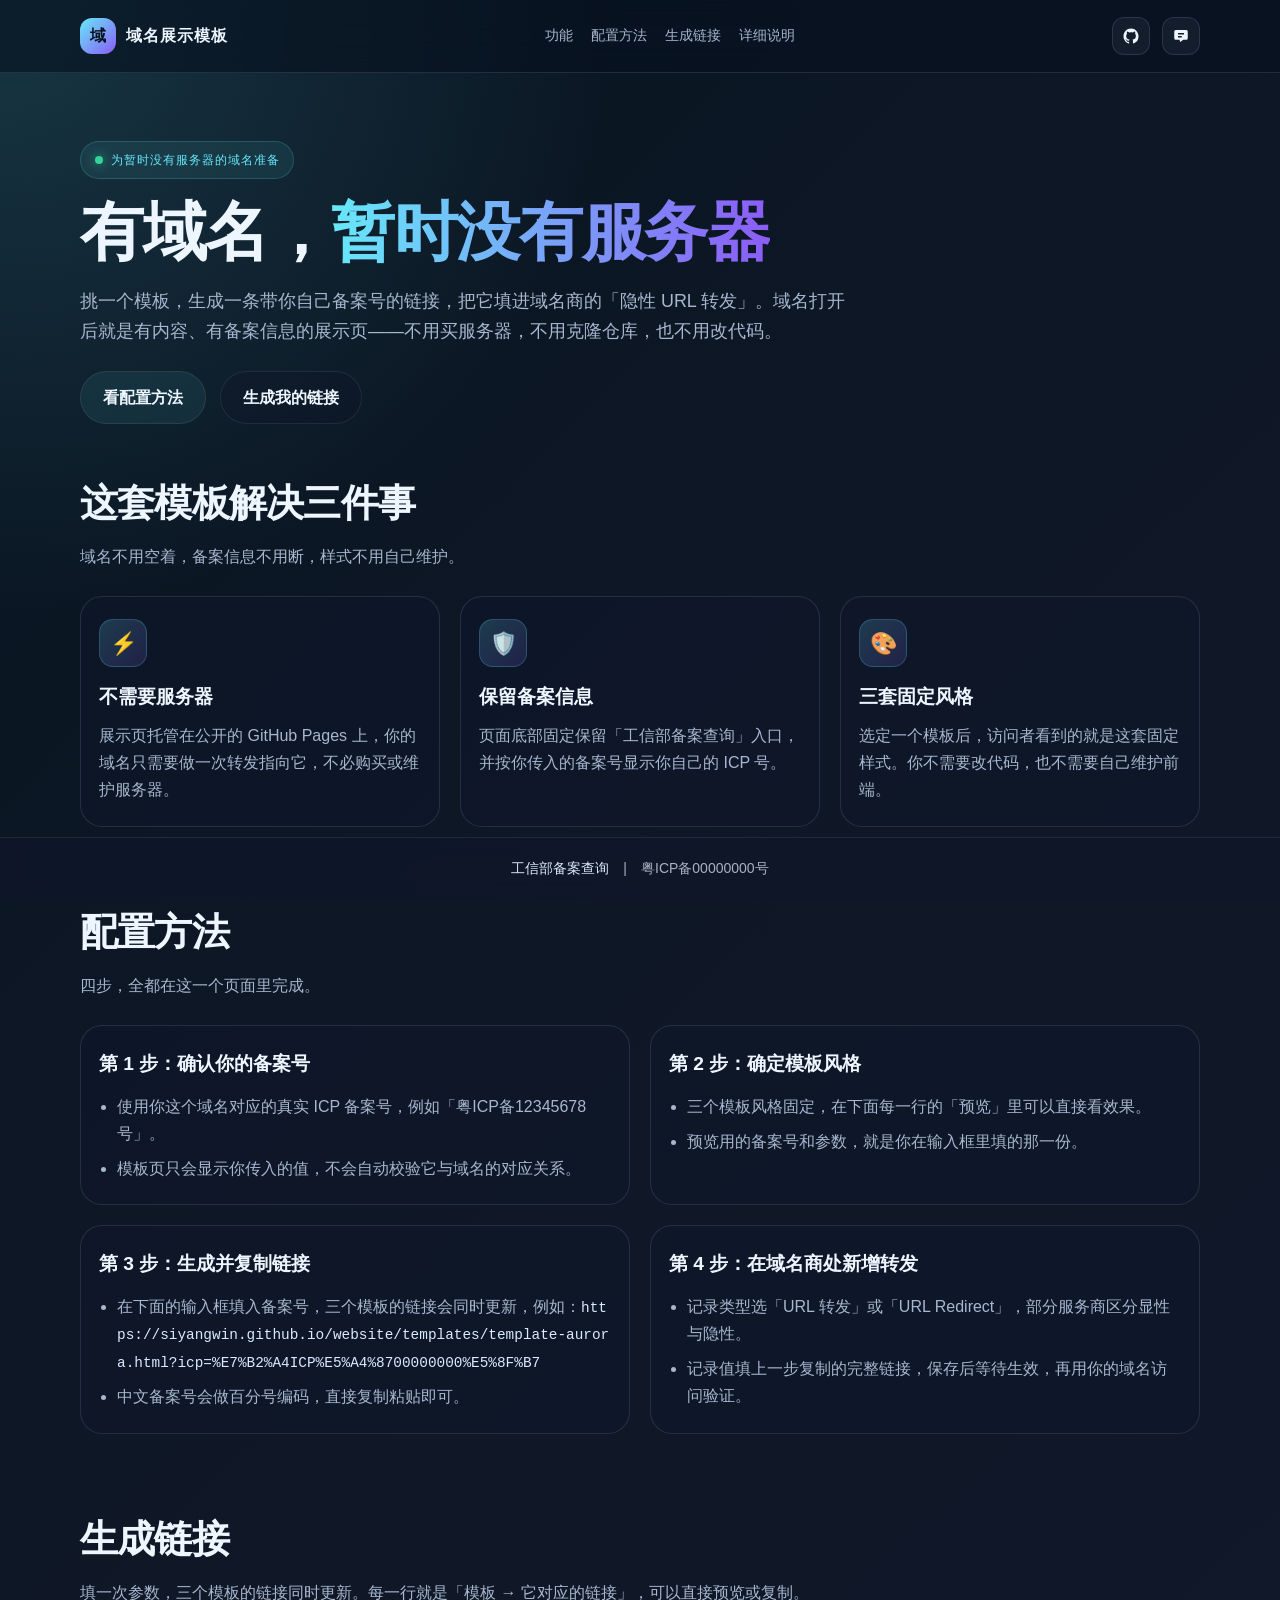
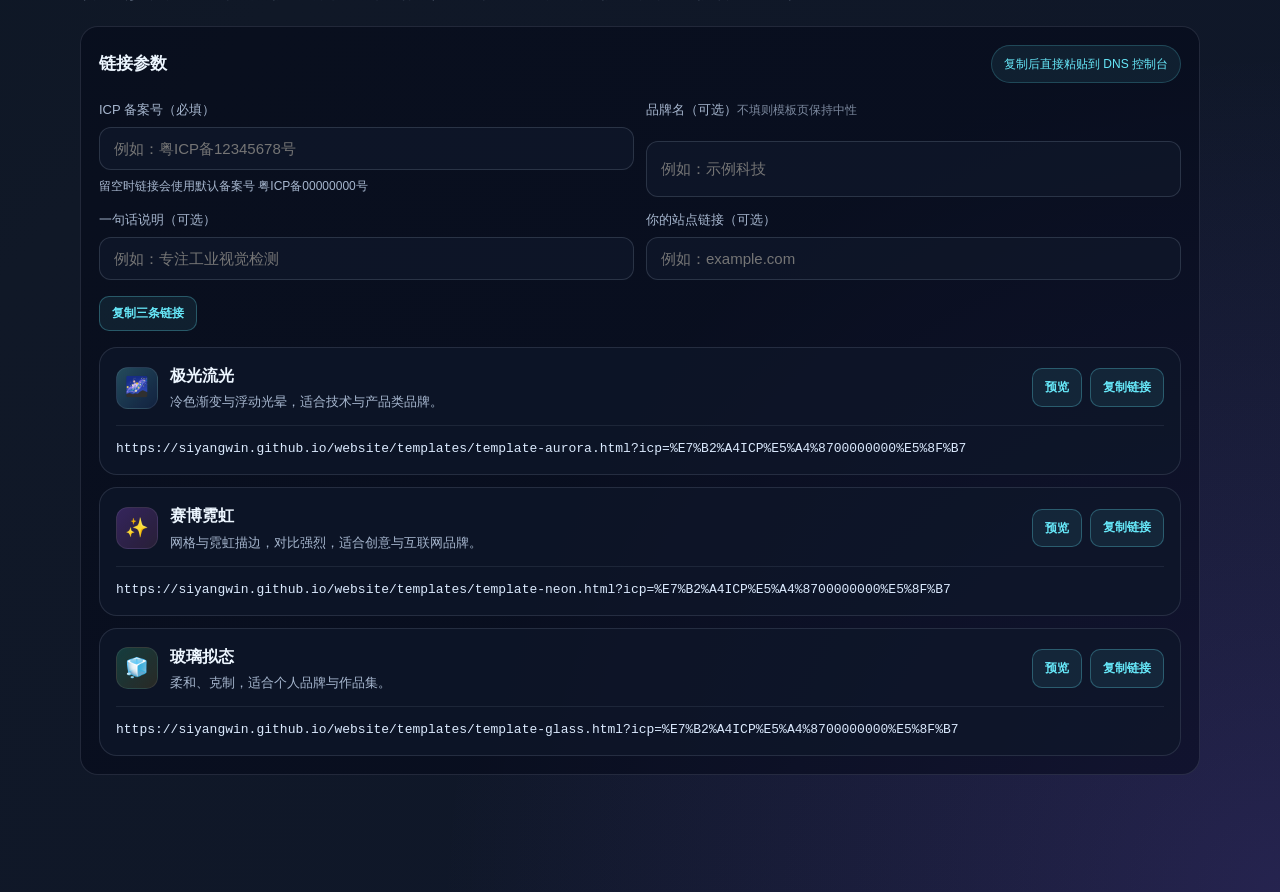
<file: index.html>
<!DOCTYPE html>
<html lang="zh-CN">
<head>
  <meta charset="UTF-8">
  <meta name="viewport" content="width=device-width, initial-scale=1.0">
  <title>正在进入 · 域名展示模板</title>
  <!-- 这是站点根入口，目前直接转到「域名展示模板」板块。
       以后做真正的主页时整份替换这个文件，在这里加指向各板块的按钮，
       并删掉下面的 noindex —— 否则主站不会被搜索引擎收录。 -->
  <meta name="robots" content="noindex">
  <link rel="canonical" href="https://siyangwin.github.io/website/templates/">
  <link rel="icon" href="data:image/svg+xml,%3Csvg xmlns='http://www.w3.org/2000/svg' viewBox='0 0 32 32'%3E%3Crect width='32' height='32' rx='9' fill='%2367e8f9'/%3E%3C/svg%3E">

  <!-- 这段必须放在下面的 meta refresh 之前：刷新有可能先于页面末尾的脚本触发，
       那样备案号就来不及写入缓存。放在 head 里先执行，顺序不能调换。 -->
  <script>
    /* 一、把入口带来的备案号存进本地存储，之后的跳转就不必把它留在 URL 上。
       站点主人的域名是以 ?icp=备案号 这种形式进入这个根地址的。

       注意：ICP_KEY 这个字面量在 templates/assets/site.js 里也有一份（常量 ICP_KEY），
       两处必须完全一致——改一处必须改两处。这里不能引用那个文件，根页是自包含的。 */
    (function () {
      var ICP_KEY = 'website.icp';
      var raw = new URLSearchParams(window.location.search).get('icp') || '';
      var icp = raw.replace(/\s+/g, '');
      if (icp) {
        try {
          window.localStorage.setItem(ICP_KEY, icp);
        } catch (error) {
          /* 隐私模式或禁用存储时会抛异常。忽略即可：页脚会回落到占位号，
             这是「跳转不带参数」换来的既定降级，不能让页面因此出错。 */
        }
      }
    })();

    /* 二、跳转只带锚点，不带查询串：/templates/ 下的页面是站内页面，
       备案号已经通过上面的缓存接力过去，URL 保持干净。
       用 replace 而不是 assign，避免后退键在跳转壳上来回弹。 */
    window.location.replace('templates/' + window.location.hash);
  </script>

  <!-- 没有 JavaScript 时的兜底。刻意给 1 秒延迟，保证正常情况永远是上面的脚本先赢。
       这条路径不会写入缓存，因此页脚会回落占位号。 -->
  <meta http-equiv="refresh" content="1; url=templates/">

  <style>
    * { margin: 0; padding: 0; box-sizing: border-box; }
    body {
      min-height: 100vh;
      display: grid;
      place-items: center;
      align-content: center;
      gap: 14px;
      padding: 24px;
      text-align: center;
      font-family: "Microsoft YaHei", "PingFang SC", sans-serif;
      background:
        radial-gradient(circle at top left, rgba(103, 232, 249, 0.16), transparent 25%),
        radial-gradient(circle at bottom right, rgba(139, 92, 246, 0.18), transparent 30%),
        linear-gradient(135deg, #081521, #101827, #0f172a);
      color: #a7b7cf;
    }
    p { font-size: 15px; line-height: 1.7; }
    a { color: #67e8f9; }
  </style>
</head>
<body>
  <p>正在进入「域名展示模板」…</p>
  <p><a href="templates/">如果没有自动跳转，点这里</a></p>
</body>
</html>
</file>
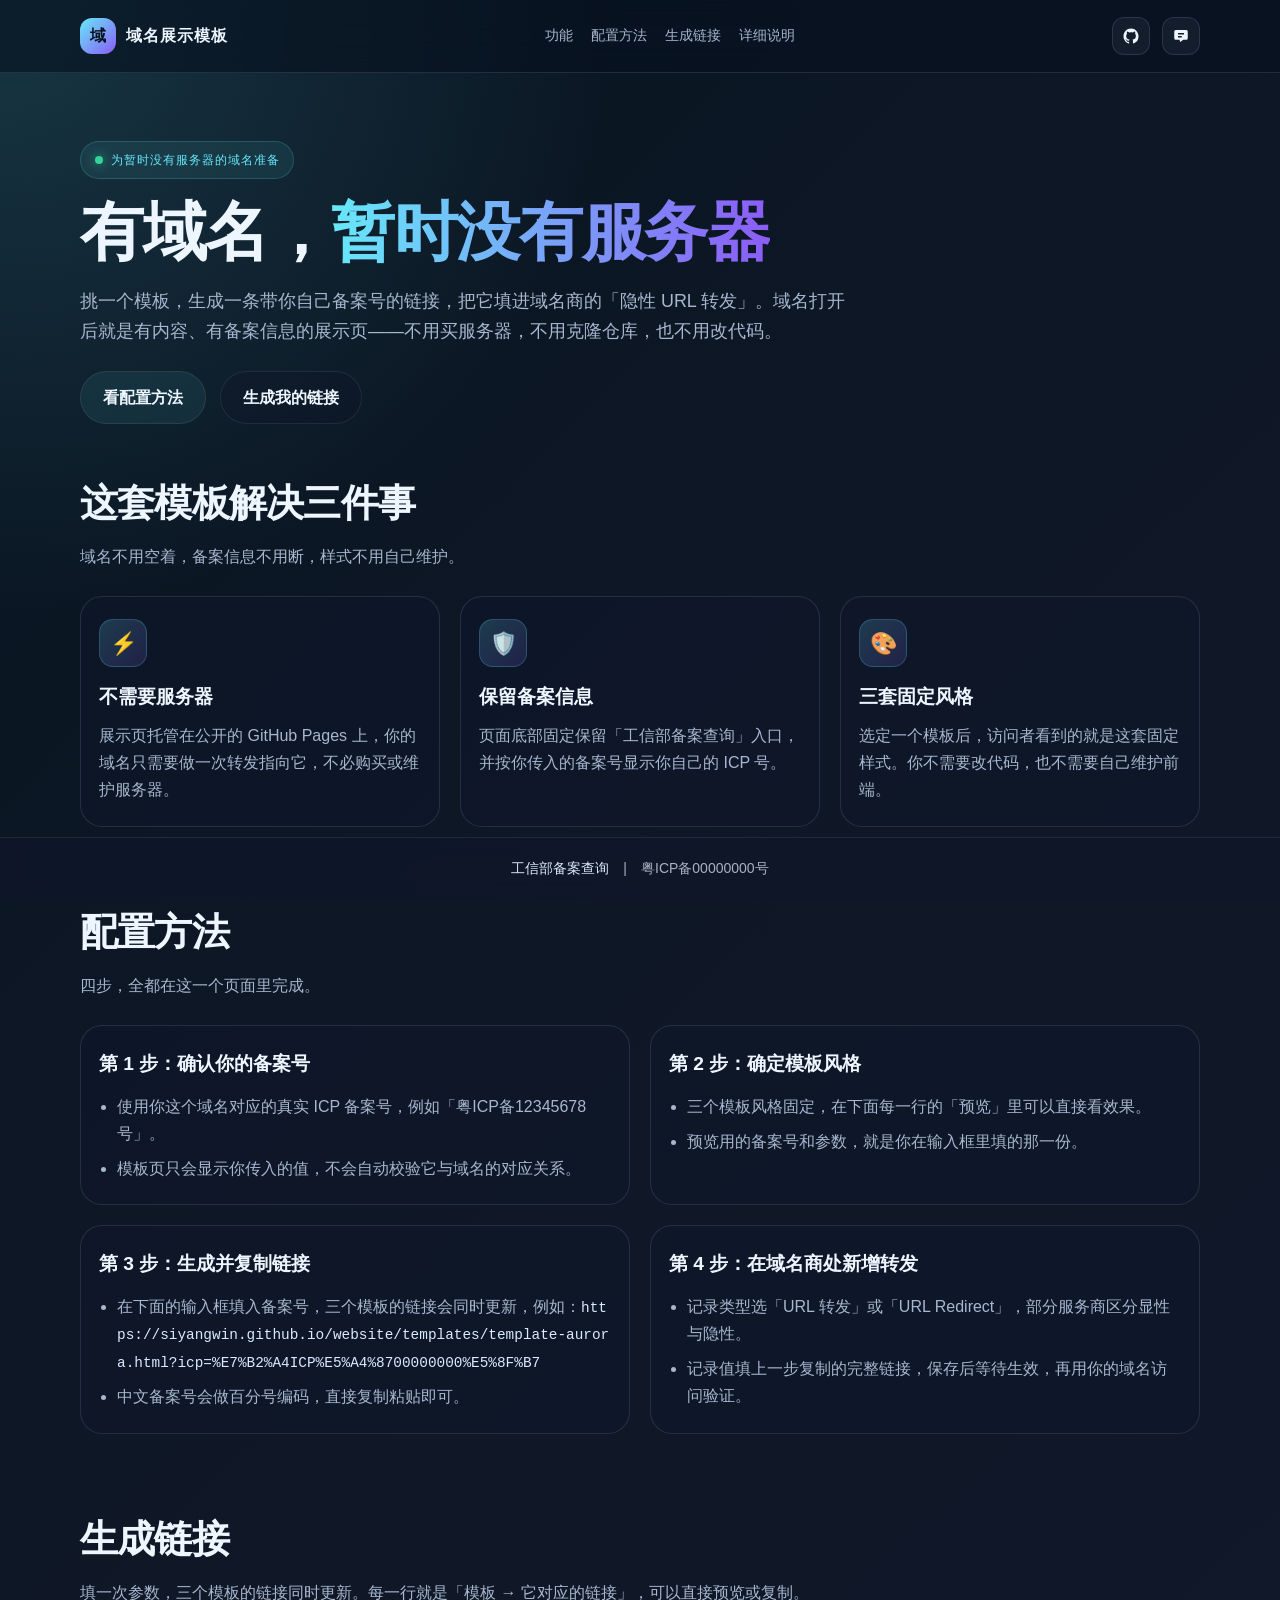
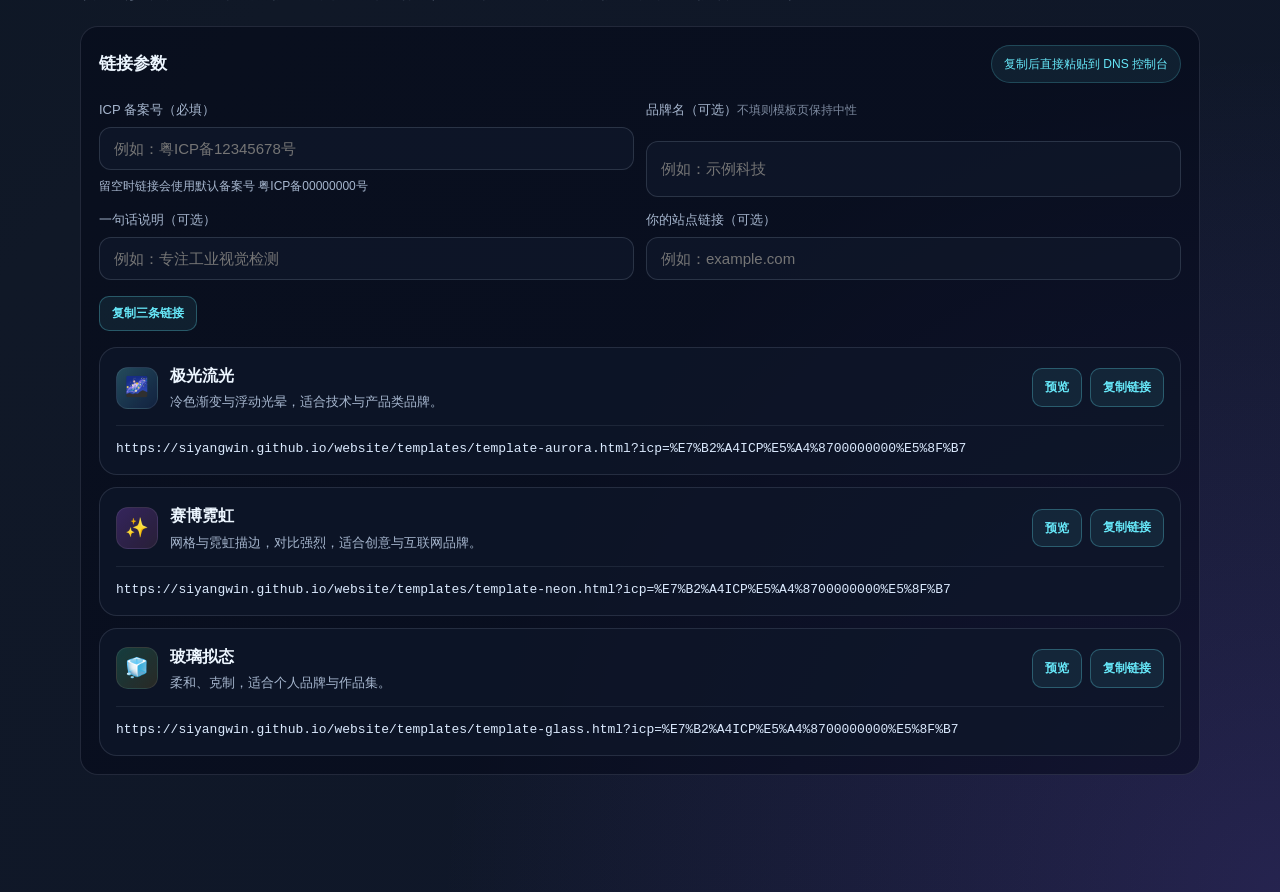
<file: templates/index.html>
<!DOCTYPE html>
<html lang="zh-CN">
<head>
  <meta charset="UTF-8" />
  <meta name="viewport" content="width=device-width, initial-scale=1.0" />
  <title>域名展示页模板 · 隐性转发配置</title>
  <meta name="description" content="为暂时没有服务器的域名提供可直接转发的品牌展示页模板，通过 ?icp= 参数显示你自己的备案号，无需克隆、无需部署。" />
  <meta property="og:type" content="website" />
  <meta property="og:title" content="域名展示页模板" />
  <meta property="og:description" content="选一个模板、生成一条带备案号的链接，填进域名商的隐性 URL 转发即可。" />
  <link rel="icon" href="data:image/svg+xml,%3Csvg xmlns='http://www.w3.org/2000/svg' viewBox='0 0 32 32'%3E%3Crect width='32' height='32' rx='9' fill='%2367e8f9'/%3E%3C/svg%3E" />
  <link rel="stylesheet" href="assets/site.css" />
  <style>
    :root {
      --bg-1: #081521;
      --bg-2: #101827;
      --bg-3: #0f172a;
      --primary: #67e8f9;
      --secondary: #8b5cf6;
      --accent: #34d399;
    }
    /* hero 是单栏排版，正文放宽一点，避免右侧显得空旷 */
    .hero .lead { max-width: 780px; font-size: 1.12rem; }
  </style>
</head>
<body data-page="index">
  <header class="topbar">
    <div class="shell topbar-inner">
      <div class="brand">
        <span class="brand-mark" aria-hidden="true">域</span>
        <span>域名展示模板</span>
      </div>
      <nav class="nav" aria-label="主导航">
        <a href="#features">功能</a>
        <a href="#how">配置方法</a>
        <a href="#templates">生成链接</a>
        <a href="solution.html">详细说明</a>
      </nav>
      <div class="icon-links">
        <a class="icon-button" href="https://github.com/siyangwin" target="_blank" rel="noopener" aria-label="GitHub 主页">
          <svg viewBox="0 0 24 24" aria-hidden="true"><path d="M12 2C6.48 2 2 6.58 2 12.22c0 4.52 2.87 8.35 6.84 9.7.5.1.68-.22.68-.48v-1.7c-2.78.62-3.37-1.34-3.37-1.34-.46-1.2-1.12-1.52-1.12-1.52-.91-.63.07-.62.07-.62 1 .07 1.53 1.05 1.53 1.05.9 1.58 2.36 1.12 2.93.85.09-.67.35-1.12.64-1.38-2.22-.26-4.56-1.14-4.56-5.08 0-1.12.4-2.04 1.05-2.76-.1-.26-.45-1.32.1-2.75 0 0 .86-.28 2.82 1.08A9.66 9.66 0 0 1 12 6.9c.87 0 1.75.12 2.57.35 1.96-1.36 2.81-1.08 2.81-1.08.55 1.43.21 2.49.1 2.75.65.72 1.05 1.64 1.05 2.76 0 3.95-2.35 4.81-4.58 5.06.36.32.67.94.67 1.9v2.8c0 .27.18.59.69.49A10.23 10.23 0 0 0 22 12.22C22 6.58 17.52 2 12 2z"/></svg>
        </a>
        <a class="icon-button" href="https://github.com/siyangwin/website/issues" target="_blank" rel="noopener" aria-label="问题反馈" title="问题反馈">
          <svg viewBox="0 0 24 24" aria-hidden="true"><path fill-rule="evenodd" clip-rule="evenodd" d="M5 4h14a2 2 0 0 1 2 2v9a2 2 0 0 1-2 2h-4l-4 3-1-3H5a2 2 0 0 1-2-2V6a2 2 0 0 1 2-2zM8 8h8v2H8V8zm0 4h5v2H8v-2z"/></svg>
        </a>
      </div>
    </div>
  </header>

  <main class="shell">
    <section class="hero">
      <div class="badge">为暂时没有服务器的域名准备</div>
      <h1>有域名，<span class="gradient">暂时没有服务器</span></h1>
      <p class="lead">
        挑一个模板，生成一条带你自己备案号的链接，把它填进域名商的「隐性 URL 转发」。域名打开后就是有内容、有备案信息的展示页——不用买服务器，不用克隆仓库，也不用改代码。
      </p>
      <div class="cta-row">
        <a class="button" href="#how">看配置方法</a>
        <a class="button secondary" href="#templates">生成我的链接</a>
      </div>
    </section>

    <section class="section" id="features">
      <div class="section-head">
        <h2>这套模板解决三件事</h2>
        <p>域名不用空着，备案信息不用断，样式不用自己维护。</p>
      </div>
      <div class="info-grid">
        <div class="info-box">
          <div class="icon" aria-hidden="true">⚡</div>
          <h3>不需要服务器</h3>
          <p>展示页托管在公开的 GitHub Pages 上，你的域名只需要做一次转发指向它，不必购买或维护服务器。</p>
        </div>
        <div class="info-box">
          <div class="icon" aria-hidden="true">🛡️</div>
          <h3>保留备案信息</h3>
          <p>页面底部固定保留「工信部备案查询」入口，并按你传入的备案号显示你自己的 ICP 号。</p>
        </div>
        <div class="info-box">
          <div class="icon" aria-hidden="true">🎨</div>
          <h3>三套固定风格</h3>
          <p>选定一个模板后，访问者看到的就是这套固定样式。你不需要改代码，也不需要自己维护前端。</p>
        </div>
      </div>
    </section>

    <section class="section" id="how">
      <div class="section-head">
        <h2>配置方法</h2>
        <p>四步，全都在这一个页面里完成。</p>
      </div>
      <div class="steps-grid">
        <div class="step-box">
          <h3>第 1 步：确认你的备案号</h3>
          <ul>
            <li>使用你这个域名对应的真实 ICP 备案号，例如「粤ICP备12345678号」。</li>
            <li>模板页只会显示你传入的值，不会自动校验它与域名的对应关系。</li>
          </ul>
        </div>
        <div class="step-box">
          <h3>第 2 步：确定模板风格</h3>
          <ul>
            <li>三个模板风格固定，在下面每一行的「预览」里可以直接看效果。</li>
            <li>预览用的备案号和参数，就是你在输入框里填的那一份。</li>
          </ul>
        </div>
        <div class="step-box">
          <h3>第 3 步：生成并复制链接</h3>
          <ul>
            <li>在下面的输入框填入备案号，三个模板的链接会同时更新，例如：<code data-example="template-aurora.html"></code></li>
            <li>中文备案号会做百分号编码，直接复制粘贴即可。</li>
          </ul>
        </div>
        <div class="step-box">
          <h3>第 4 步：在域名商处新增转发</h3>
          <ul>
            <li>记录类型选「URL 转发」或「URL Redirect」，部分服务商区分显性与隐性。</li>
            <li>记录值填上一步复制的完整链接，保存后等待生效，再用你的域名访问验证。</li>
          </ul>
        </div>
      </div>
    </section>

    <section class="section" id="templates">
      <div class="section-head">
        <h2>生成链接</h2>
        <p>填一次参数，三个模板的链接同时更新。每一行就是「模板 → 它对应的链接」，可以直接预览或复制。</p>
      </div>

      <div class="generator-box" data-generator>
        <div class="generator-head">
          <strong>链接参数</strong>
          <span class="pill">复制后直接粘贴到 DNS 控制台</span>
        </div>

        <div class="field-grid">
          <div class="field">
            <label for="icp-input">ICP 备案号（必填）</label>
            <input id="icp-input" name="icp" type="text" autocomplete="off" placeholder="例如：粤ICP备12345678号" />
            <p class="hint" data-icp-hint hidden>留空时链接会使用默认备案号 粤ICP备00000000号</p>
          </div>

          <div class="field">
            <label for="name-input">品牌名（可选）<span class="field-optional">不填则模板页保持中性</span></label>
            <input id="name-input" name="n" type="text" autocomplete="off" placeholder="例如：示例科技" />
          </div>

          <div class="field">
            <label for="tagline-input">一句话说明（可选）</label>
            <input id="tagline-input" name="s" type="text" autocomplete="off" placeholder="例如：专注工业视觉检测" />
          </div>

          <div class="field">
            <label for="link-input">你的站点链接（可选）</label>
            <input id="link-input" name="l" type="text" autocomplete="off" placeholder="例如：example.com" />
            <p class="hint" data-link-hint hidden>请填裸域名或 http(s) 链接，例如 example.com；不合法时该项不会被写进链接。</p>
          </div>
        </div>

        <div class="generator-actions">
          <button class="copy-btn" id="copy-all-btn" type="button" data-copy="all">复制三条链接</button>
          <span class="copy-status" role="status" aria-live="polite"></span>
        </div>

        <noscript>
          <p class="hint">本页的链接生成需要 JavaScript。你也可以手动拼接：<code>https://siyangwin.github.io/website/templates/template-aurora.html?icp=你的备案号</code></p>
        </noscript>

        <div class="template-list">
          <div class="template-item">
            <div class="template-head">
              <span class="swatch swatch-aurora" aria-hidden="true">🌌</span>
              <div class="template-meta">
                <strong>极光流光</strong>
                <span>冷色渐变与浮动光晕，适合技术与产品类品牌。</span>
              </div>
              <div class="template-actions">
                <a class="copy-btn" data-preview="template-aurora.html" href="template-aurora.html" target="_blank" rel="noopener">预览</a>
                <button class="copy-btn" type="button" data-copy="template-aurora.html">复制链接</button>
              </div>
            </div>
            <code data-file="template-aurora.html"></code>
          </div>

          <div class="template-item">
            <div class="template-head">
              <span class="swatch swatch-neon" aria-hidden="true">✨</span>
              <div class="template-meta">
                <strong>赛博霓虹</strong>
                <span>网格与霓虹描边，对比强烈，适合创意与互联网品牌。</span>
              </div>
              <div class="template-actions">
                <a class="copy-btn" data-preview="template-neon.html" href="template-neon.html" target="_blank" rel="noopener">预览</a>
                <button class="copy-btn" type="button" data-copy="template-neon.html">复制链接</button>
              </div>
            </div>
            <code data-file="template-neon.html"></code>
          </div>

          <div class="template-item">
            <div class="template-head">
              <span class="swatch swatch-glass" aria-hidden="true">🧊</span>
              <div class="template-meta">
                <strong>玻璃拟态</strong>
                <span>柔和、克制，适合个人品牌与作品集。</span>
              </div>
              <div class="template-actions">
                <a class="copy-btn" data-preview="template-glass.html" href="template-glass.html" target="_blank" rel="noopener">预览</a>
                <button class="copy-btn" type="button" data-copy="template-glass.html">复制链接</button>
              </div>
            </div>
            <code data-file="template-glass.html"></code>
          </div>
        </div>
      </div>
    </section>
  </main>

  <div class="footer-space"></div>
  <div class="bottom-bar">
    <div class="bottom-inner">
      <a href="https://beian.miit.gov.cn/" target="_blank" rel="noopener">工信部备案查询</a>
      <span aria-hidden="true">|</span>
      <span data-icp>粤ICP备00000000号</span>
    </div>
  </div>

  <script src="assets/site.js" defer></script>
</body>
</html>
</file>
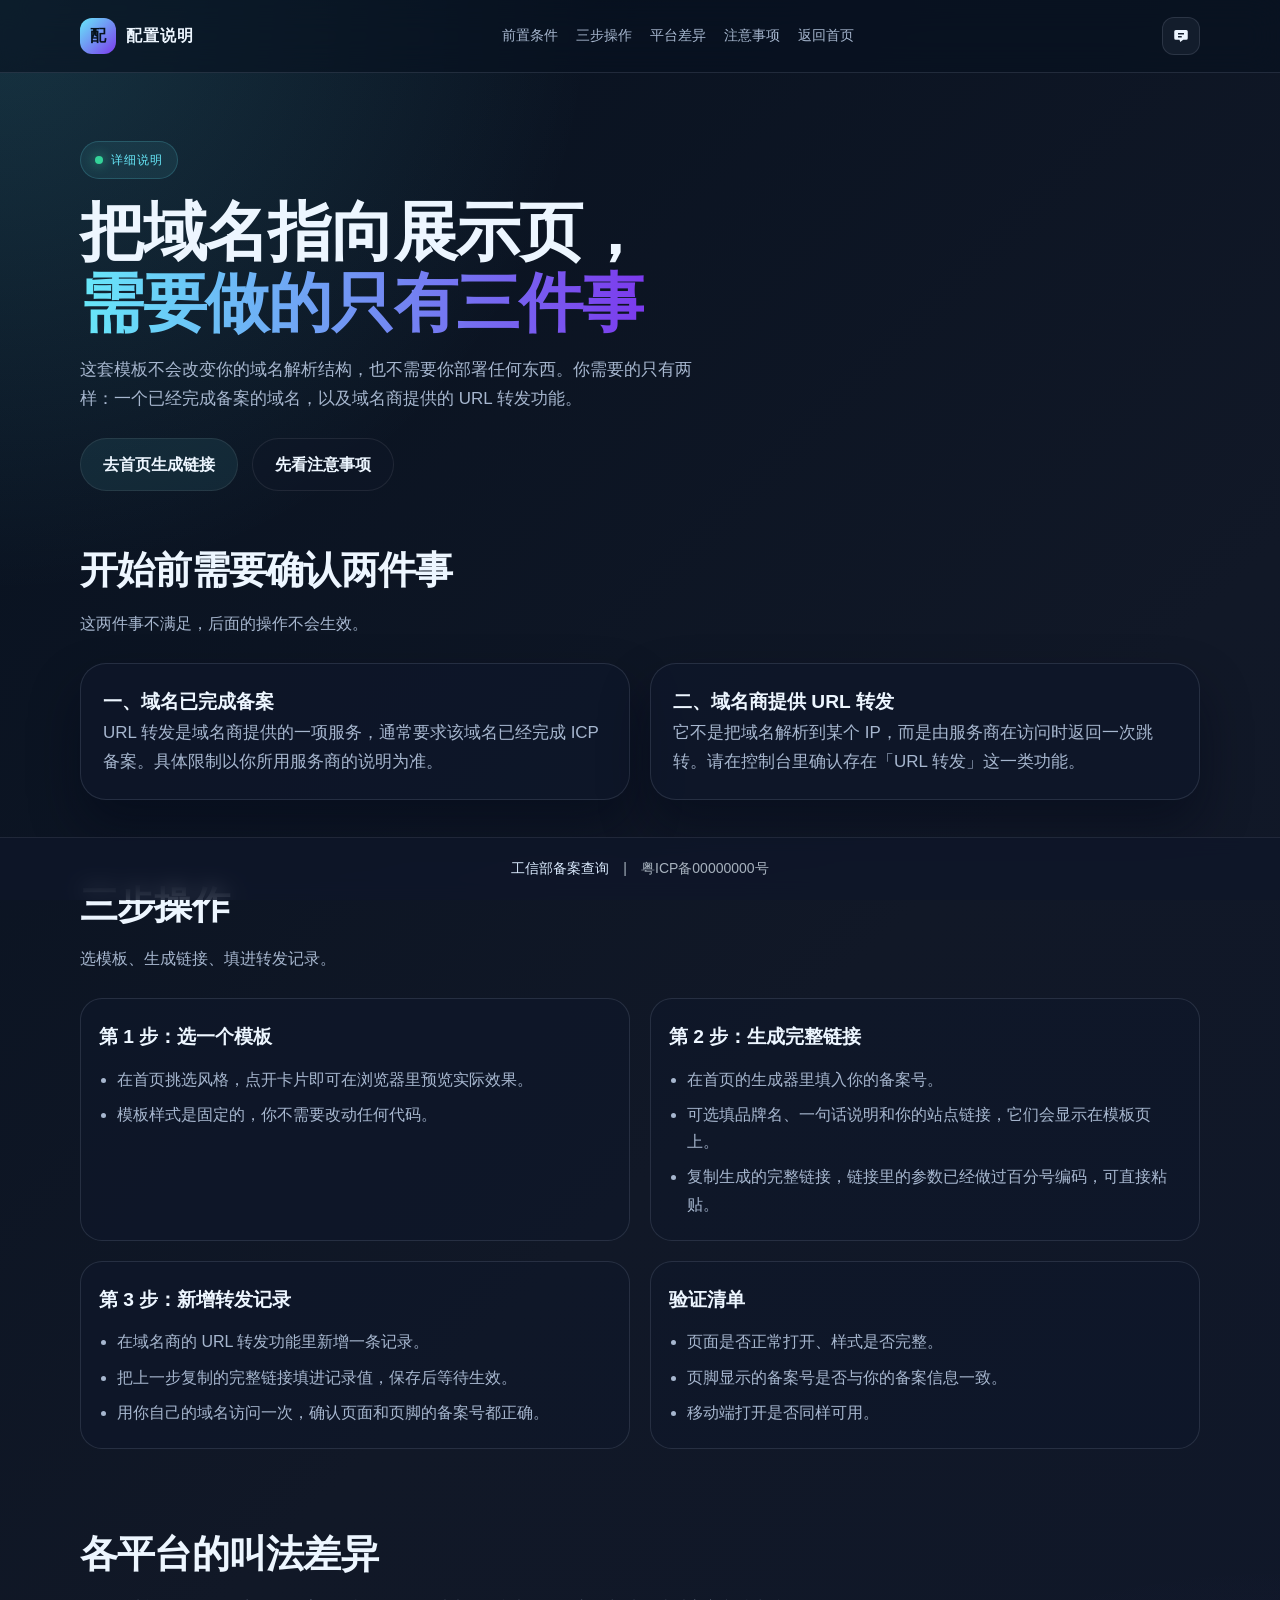
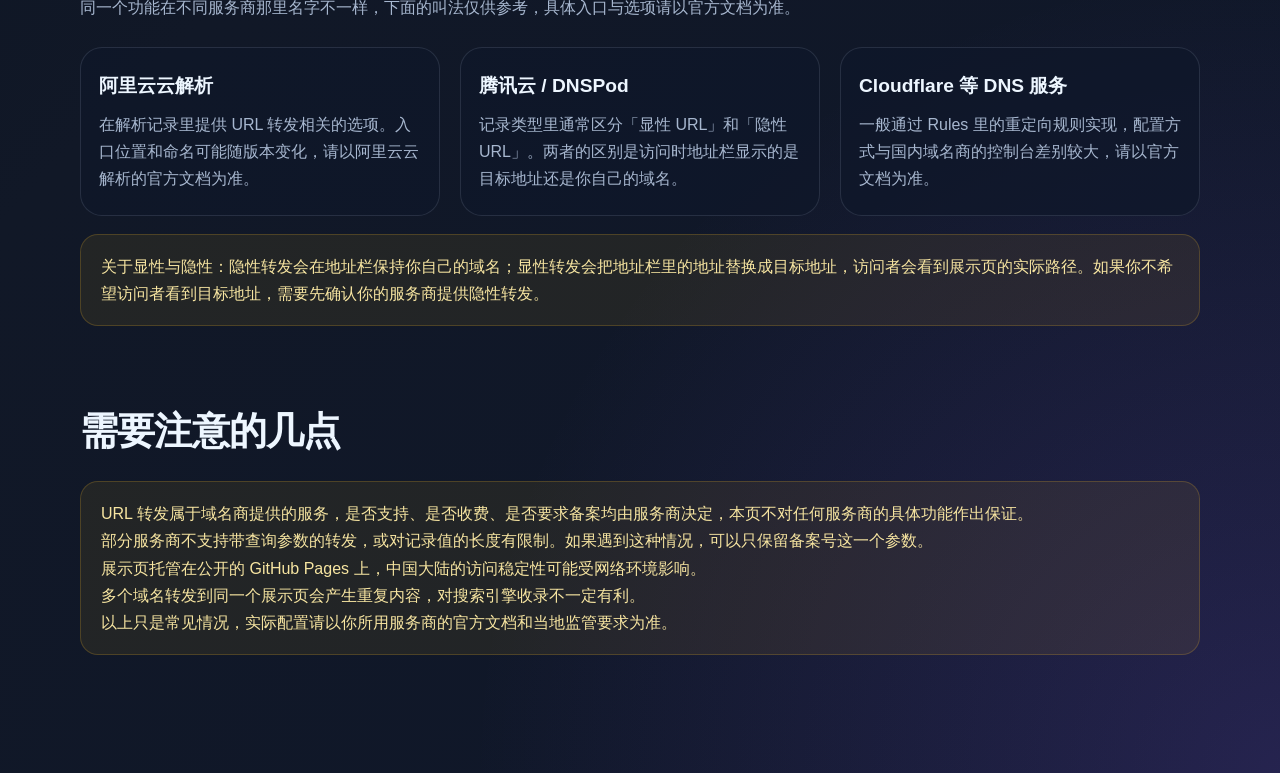
<file: templates/solution.html>
<!DOCTYPE html>
<html lang="zh-CN">
<head>
  <meta charset="UTF-8" />
  <meta name="viewport" content="width=device-width, initial-scale=1.0" />
  <title>配置说明 · 域名隐性转发到展示页</title>
  <meta name="description" content="把域名通过隐性 URL 转发指向展示页的完整配置说明：需要的前置条件、三步操作、各平台叫法差异与注意事项。" />
  <meta property="og:type" content="website" />
  <meta property="og:title" content="配置说明 · 域名隐性转发到展示页" />
  <meta property="og:description" content="配置前的两件必备条件、三步操作、各平台叫法差异与注意事项。" />
  <link rel="icon" href="data:image/svg+xml,%3Csvg xmlns='http://www.w3.org/2000/svg' viewBox='0 0 32 32'%3E%3Crect width='32' height='32' rx='9' fill='%2367e8f9'/%3E%3C/svg%3E" />
  <link rel="stylesheet" href="assets/site.css" />
  <style>
    :root {
      --bg-1: #07111f;
      --bg-2: #111827;
      --bg-3: #0f172a;
      --primary: #67e8f9;
      --secondary: #7c3aed;
      --accent: #34d399;
    }
    .two-grid { display: grid; grid-template-columns: repeat(2, minmax(0, 1fr)); gap: 20px; margin-top: 26px; }
    @media (max-width: 960px) {
      .two-grid { grid-template-columns: 1fr; }
    }
  </style>
</head>
<body data-page="solution">
  <header class="topbar">
    <div class="shell topbar-inner">
      <div class="brand">
        <span class="brand-mark" aria-hidden="true">配</span>
        <span>配置说明</span>
      </div>
      <nav class="nav" aria-label="主导航">
        <a href="#prepare">前置条件</a>
        <a href="#steps">三步操作</a>
        <a href="#platforms">平台差异</a>
        <a href="#note">注意事项</a>
        <a href="index.html">返回首页</a>
      </nav>
      <div class="icon-links">
        <a class="icon-button" href="https://github.com/siyangwin/website/issues" target="_blank" rel="noopener" aria-label="问题反馈" title="问题反馈">
          <svg viewBox="0 0 24 24" aria-hidden="true"><path fill-rule="evenodd" clip-rule="evenodd" d="M5 4h14a2 2 0 0 1 2 2v9a2 2 0 0 1-2 2h-4l-4 3-1-3H5a2 2 0 0 1-2-2V6a2 2 0 0 1 2-2zM8 8h8v2H8V8zm0 4h5v2H8v-2z"/></svg>
        </a>
      </div>
    </div>
  </header>

  <main class="shell">
    <section class="hero">
      <div class="eyebrow">详细说明</div>
      <h1>把域名指向展示页，<span class="gradient">需要做的只有三件事</span></h1>
      <p class="lead">
        这套模板不会改变你的域名解析结构，也不需要你部署任何东西。你需要的只有两样：一个已经完成备案的域名，以及域名商提供的 URL 转发功能。
      </p>
      <div class="cta-row">
        <a class="button" href="index.html">去首页生成链接</a>
        <a class="button secondary" href="#note">先看注意事项</a>
      </div>
    </section>

    <section class="section" id="prepare">
      <div class="section-head">
        <h2>开始前需要确认两件事</h2>
        <p>这两件事不满足，后面的操作不会生效。</p>
      </div>
      <div class="two-grid">
        <div class="card">
          <h3>一、域名已完成备案</h3>
          <p class="lead">URL 转发是域名商提供的一项服务，通常要求该域名已经完成 ICP 备案。具体限制以你所用服务商的说明为准。</p>
        </div>
        <div class="card">
          <h3>二、域名商提供 URL 转发</h3>
          <p class="lead">它不是把域名解析到某个 IP，而是由服务商在访问时返回一次跳转。请在控制台里确认存在「URL 转发」这一类功能。</p>
        </div>
      </div>
    </section>

    <section class="section" id="steps">
      <div class="section-head">
        <h2>三步操作</h2>
        <p>选模板、生成链接、填进转发记录。</p>
      </div>
      <div class="steps-grid">
        <div class="step-box">
          <h3>第 1 步：选一个模板</h3>
          <ul>
            <li>在首页挑选风格，点开卡片即可在浏览器里预览实际效果。</li>
            <li>模板样式是固定的，你不需要改动任何代码。</li>
          </ul>
        </div>
        <div class="step-box">
          <h3>第 2 步：生成完整链接</h3>
          <ul>
            <li>在首页的生成器里填入你的备案号。</li>
            <li>可选填品牌名、一句话说明和你的站点链接，它们会显示在模板页上。</li>
            <li>复制生成的完整链接，链接里的参数已经做过百分号编码，可直接粘贴。</li>
          </ul>
        </div>
        <div class="step-box">
          <h3>第 3 步：新增转发记录</h3>
          <ul>
            <li>在域名商的 URL 转发功能里新增一条记录。</li>
            <li>把上一步复制的完整链接填进记录值，保存后等待生效。</li>
            <li>用你自己的域名访问一次，确认页面和页脚的备案号都正确。</li>
          </ul>
        </div>
        <div class="step-box">
          <h3>验证清单</h3>
          <ul>
            <li>页面是否正常打开、样式是否完整。</li>
            <li>页脚显示的备案号是否与你的备案信息一致。</li>
            <li>移动端打开是否同样可用。</li>
          </ul>
        </div>
      </div>
    </section>

    <section class="section" id="platforms">
      <div class="section-head">
        <h2>各平台的叫法差异</h2>
        <p>同一个功能在不同服务商那里名字不一样，下面的叫法仅供参考，具体入口与选项请以官方文档为准。</p>
      </div>
      <div class="info-grid">
        <div class="info-box">
          <h3>阿里云云解析</h3>
          <p>在解析记录里提供 URL 转发相关的选项。入口位置和命名可能随版本变化，请以阿里云云解析的官方文档为准。</p>
        </div>
        <div class="info-box">
          <h3>腾讯云 / DNSPod</h3>
          <p>记录类型里通常区分「显性 URL」和「隐性 URL」。两者的区别是访问时地址栏显示的是目标地址还是你自己的域名。</p>
        </div>
        <div class="info-box">
          <h3>Cloudflare 等 DNS 服务</h3>
          <p>一般通过 Rules 里的重定向规则实现，配置方式与国内域名商的控制台差别较大，请以官方文档为准。</p>
        </div>
      </div>
      <div class="note">
        关于显性与隐性：隐性转发会在地址栏保持你自己的域名；显性转发会把地址栏里的地址替换成目标地址，访问者会看到展示页的实际路径。如果你不希望访问者看到目标地址，需要先确认你的服务商提供隐性转发。
      </div>
    </section>

    <section class="section" id="note">
      <div class="section-head">
        <h2>需要注意的几点</h2>
      </div>
      <div class="note">
        <p>URL 转发属于域名商提供的服务，是否支持、是否收费、是否要求备案均由服务商决定，本页不对任何服务商的具体功能作出保证。</p>
        <p>部分服务商不支持带查询参数的转发，或对记录值的长度有限制。如果遇到这种情况，可以只保留备案号这一个参数。</p>
        <p>展示页托管在公开的 GitHub Pages 上，中国大陆的访问稳定性可能受网络环境影响。</p>
        <p>多个域名转发到同一个展示页会产生重复内容，对搜索引擎收录不一定有利。</p>
        <p>以上只是常见情况，实际配置请以你所用服务商的官方文档和当地监管要求为准。</p>
      </div>
    </section>
  </main>

  <div class="footer-space"></div>
  <div class="bottom-bar">
    <div class="bottom-inner">
      <a href="https://beian.miit.gov.cn/" target="_blank" rel="noopener">工信部备案查询</a>
      <span aria-hidden="true">|</span>
      <span data-icp>粤ICP备00000000号</span>
    </div>
  </div>

  <script src="assets/site.js" defer></script>
</body>
</html>
</file>
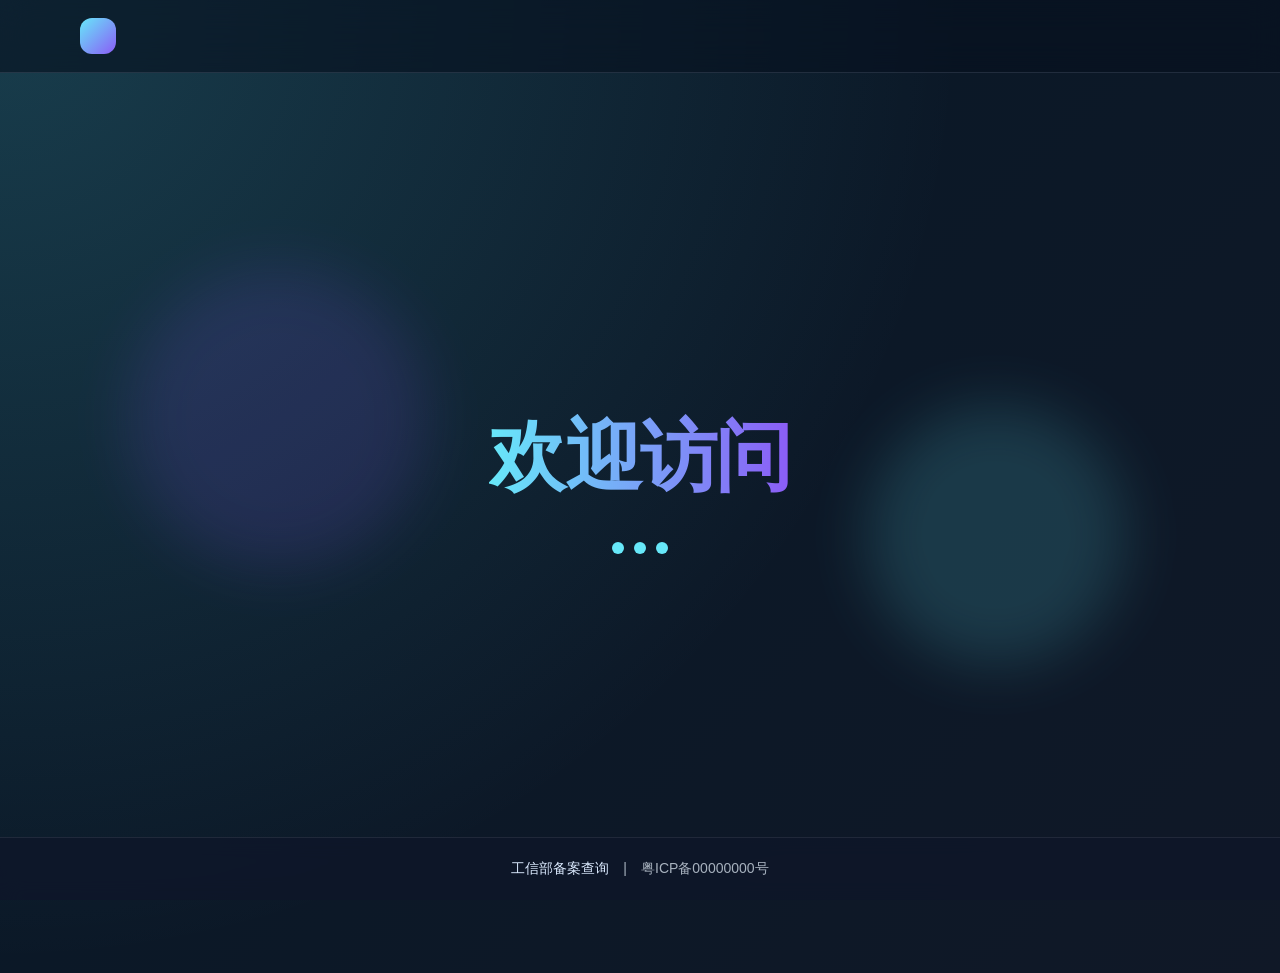
<file: templates/template-aurora.html>
<!DOCTYPE html>
<html lang="zh-CN">
<head>
  <meta charset="UTF-8" />
  <meta name="viewport" content="width=device-width, initial-scale=1.0" />
  <title>欢迎访问</title>
  <meta name="description" content="一个简洁、稳定、可用于长期访问的品牌展示入口。" />
  <meta property="og:type" content="website" />
  <meta property="og:title" content="欢迎访问" />
  <meta property="og:description" content="一个简洁、稳定、可用于长期访问的品牌展示入口。" />
  <link rel="icon" href="data:image/svg+xml,%3Csvg xmlns='http://www.w3.org/2000/svg' viewBox='0 0 32 32'%3E%3Crect width='32' height='32' rx='9' fill='%2367e8f9'/%3E%3C/svg%3E" />
  <link rel="stylesheet" href="assets/site.css" />
  <style>
    :root {
      --bg-1: #071827;
      --bg-2: #101827;
      --bg-3: #0f172a;
      --primary: #67e8f9;
      --secondary: #8b5cf6;
      --accent: #34d399;
    }
    body {
      background:
        radial-gradient(circle at top left, rgba(103, 232, 249, 0.18), transparent 30%),
        radial-gradient(circle at bottom right, rgba(139, 92, 246, 0.18), transparent 35%),
        linear-gradient(135deg, var(--bg-1), var(--bg-2), var(--bg-3));
      background-size: 200% 200%;
      animation: bgDrift 16s ease infinite;
    }
    @keyframes bgDrift {
      0% { background-position: 0% 50%; }
      50% { background-position: 100% 50%; }
      100% { background-position: 0% 50%; }
    }

    .orb { position: absolute; border-radius: 50%; filter: blur(30px); opacity: 0.8; pointer-events: none; }
    .orb.one { width: 260px; height: 260px; background: rgba(103, 232, 249, 0.2); right: 12%; top: 14%; animation: floatA 8s ease-in-out infinite; }
    .orb.two { width: 300px; height: 300px; background: rgba(139, 92, 246, 0.18); left: 10%; bottom: 12%; animation: floatB 10s ease-in-out infinite; }
    @keyframes floatA { 0%, 100% { transform: translate(0, 0); } 50% { transform: translate(12px, -18px); } }
    @keyframes floatB { 0%, 100% { transform: translate(0, 0); } 50% { transform: translate(-14px, 16px); } }

    .title {
      background: linear-gradient(90deg, var(--primary), var(--secondary), #fbbf24, var(--primary));
      background-size: 300%;
      -webkit-background-clip: text; background-clip: text; color: transparent;
      animation: shine 6s linear infinite;
    }

    .feature-box {
      -webkit-backdrop-filter: blur(16px);
      backdrop-filter: blur(16px);
    }

    @media (max-width: 640px) {
      .orb.one, .orb.two { display: none; }
    }
  </style>
</head>
<body data-page="template">
  <header class="topbar">
    <div class="shell topbar-inner">
      <div class="brand">
        <span class="brand-mark" data-brand-mark aria-hidden="true"></span>
        <span data-brand-text hidden></span>
      </div>
    </div>
  </header>

  <main>
    <section class="panel">
      <div class="hero-inner shell">
        <div class="orb one" aria-hidden="true"></div>
        <div class="orb two" aria-hidden="true"></div>
        <h1 class="title" data-brand-title>欢迎访问</h1>
        <p class="sub" data-tagline hidden></p>
        <div class="dots-wrap" aria-hidden="true"><span></span><span></span><span></span></div>
      </div>
    </section>

    <section class="panel" data-link-panel hidden>
      <div class="feature-box">
        <h2><a class="feature-link" data-link rel="noopener">-</a></h2>
      </div>
    </section>
  </main>

  <div class="bottom-bar">
    <div class="bottom-inner shell">
      <a href="https://beian.miit.gov.cn/" target="_blank" rel="noopener">工信部备案查询</a>
      <span aria-hidden="true">|</span>
      <span data-icp>粤ICP备00000000号</span>
    </div>
  </div>

  <script src="assets/site.js" defer></script>
</body>
</html>
</file>
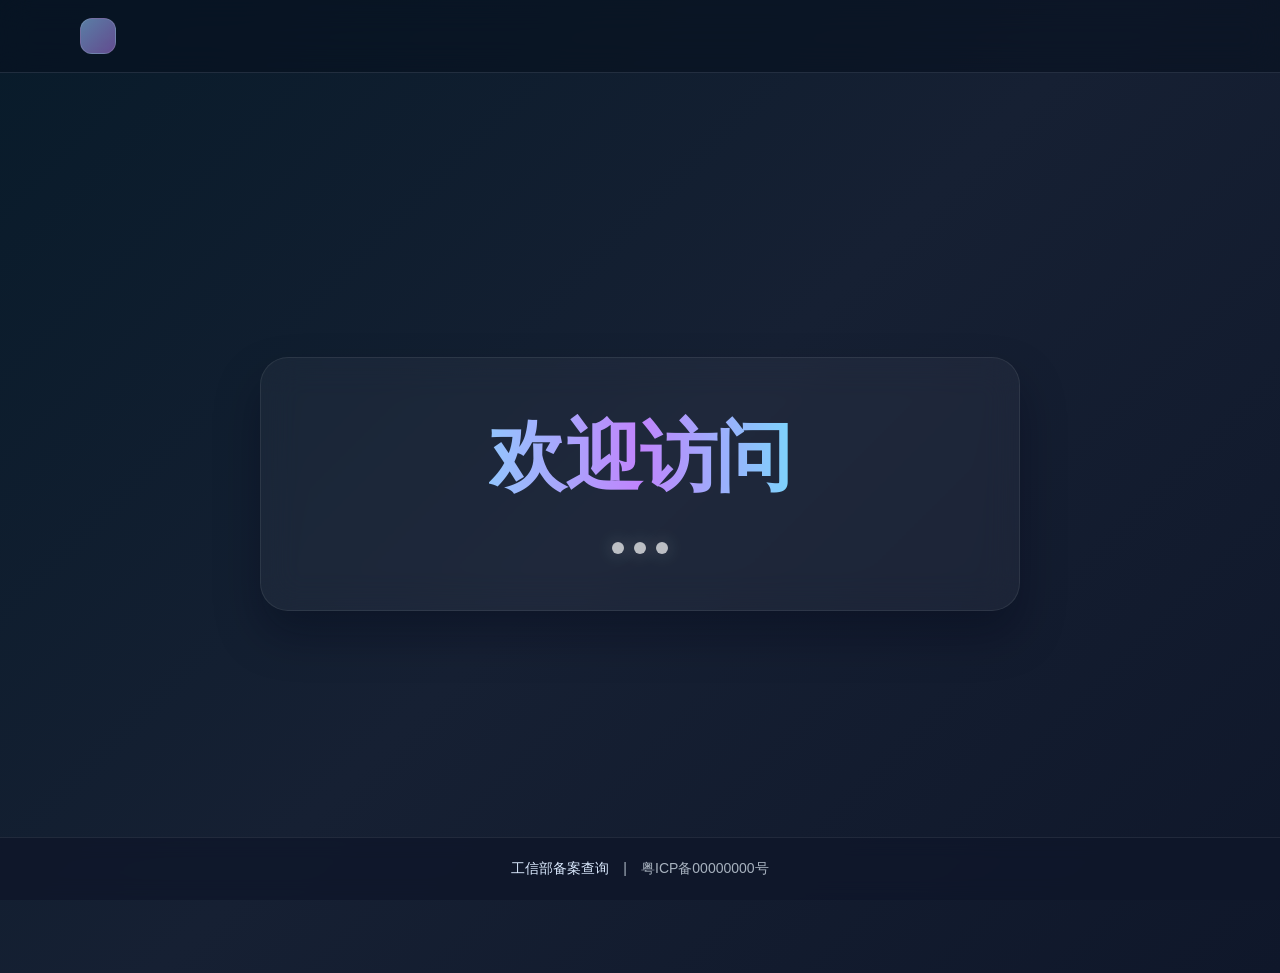
<file: templates/template-glass.html>
<!DOCTYPE html>
<html lang="zh-CN">
<head>
  <meta charset="UTF-8" />
  <meta name="viewport" content="width=device-width, initial-scale=1.0" />
  <title>欢迎访问</title>
  <meta name="description" content="一个简洁、稳定、可用于长期访问的品牌展示入口。" />
  <meta property="og:type" content="website" />
  <meta property="og:title" content="欢迎访问" />
  <meta property="og:description" content="一个简洁、稳定、可用于长期访问的品牌展示入口。" />
  <link rel="icon" href="data:image/svg+xml,%3Csvg xmlns='http://www.w3.org/2000/svg' viewBox='0 0 32 32'%3E%3Crect width='32' height='32' rx='9' fill='%2393c5fd'/%3E%3C/svg%3E" />
  <link rel="stylesheet" href="assets/site.css" />
  <style>
    :root {
      --bg-1: #081b2a;
      --bg-2: #162033;
      --bg-3: #0f172a;
      --muted: #b8c7d9;
      --primary: #93c5fd;
      --secondary: #c084fc;
      --accent: #7dd3fc;
    }
    body {
      background: linear-gradient(135deg, var(--bg-1), var(--bg-2), var(--bg-3));
    }
    .brand-mark { background: linear-gradient(135deg, rgba(147, 197, 253, 0.6), rgba(192, 132, 252, 0.5)); border: 1px solid rgba(255, 255, 255, 0.12); }

    /* 玻璃拟态是这套模板的全部身份，模糊必须带 -webkit- 前缀，否则旧版 Safari 会完全失去效果 */
    .hero-inner {
      width: min(760px, 100%);
      padding: 56px 28px;
      border-radius: 28px;
      background: rgba(255, 255, 255, 0.04);
      border: 1px solid rgba(255, 255, 255, 0.08);
      -webkit-backdrop-filter: blur(18px);
      backdrop-filter: blur(18px);
      box-shadow: 0 24px 44px rgba(2, 6, 23, 0.35);
    }
    .title {
      background: linear-gradient(90deg, var(--primary), var(--secondary), var(--accent));
      -webkit-background-clip: text; background-clip: text; color: transparent;
    }
    .dots-wrap span {
      background: rgba(255, 255, 255, 0.7);
      box-shadow: 0 0 18px rgba(255, 255, 255, 0.25);
      animation-name: glassPulse;
    }
    @keyframes glassPulse {
      0%, 100% { transform: scale(0.9); opacity: 0.5; }
      50% { transform: scale(1); opacity: 1; }
    }
    .feature-box { background: rgba(15, 23, 42, 0.62); }
  </style>
</head>
<body data-page="template">
  <header class="topbar">
    <div class="shell topbar-inner">
      <div class="brand">
        <span class="brand-mark" data-brand-mark aria-hidden="true"></span>
        <span data-brand-text hidden></span>
      </div>
    </div>
  </header>

  <main>
    <section class="panel">
      <div class="hero-inner shell">
        <h1 class="title" data-brand-title>欢迎访问</h1>
        <p class="sub" data-tagline hidden></p>
        <div class="dots-wrap" aria-hidden="true"><span></span><span></span><span></span></div>
      </div>
    </section>

    <section class="panel" data-link-panel hidden>
      <div class="feature-box">
        <h2><a class="feature-link" data-link rel="noopener">-</a></h2>
      </div>
    </section>
  </main>

  <div class="bottom-bar">
    <div class="bottom-inner shell">
      <a href="https://beian.miit.gov.cn/" target="_blank" rel="noopener">工信部备案查询</a>
      <span aria-hidden="true">|</span>
      <span data-icp>粤ICP备00000000号</span>
    </div>
  </div>

  <script src="assets/site.js" defer></script>
</body>
</html>
</file>
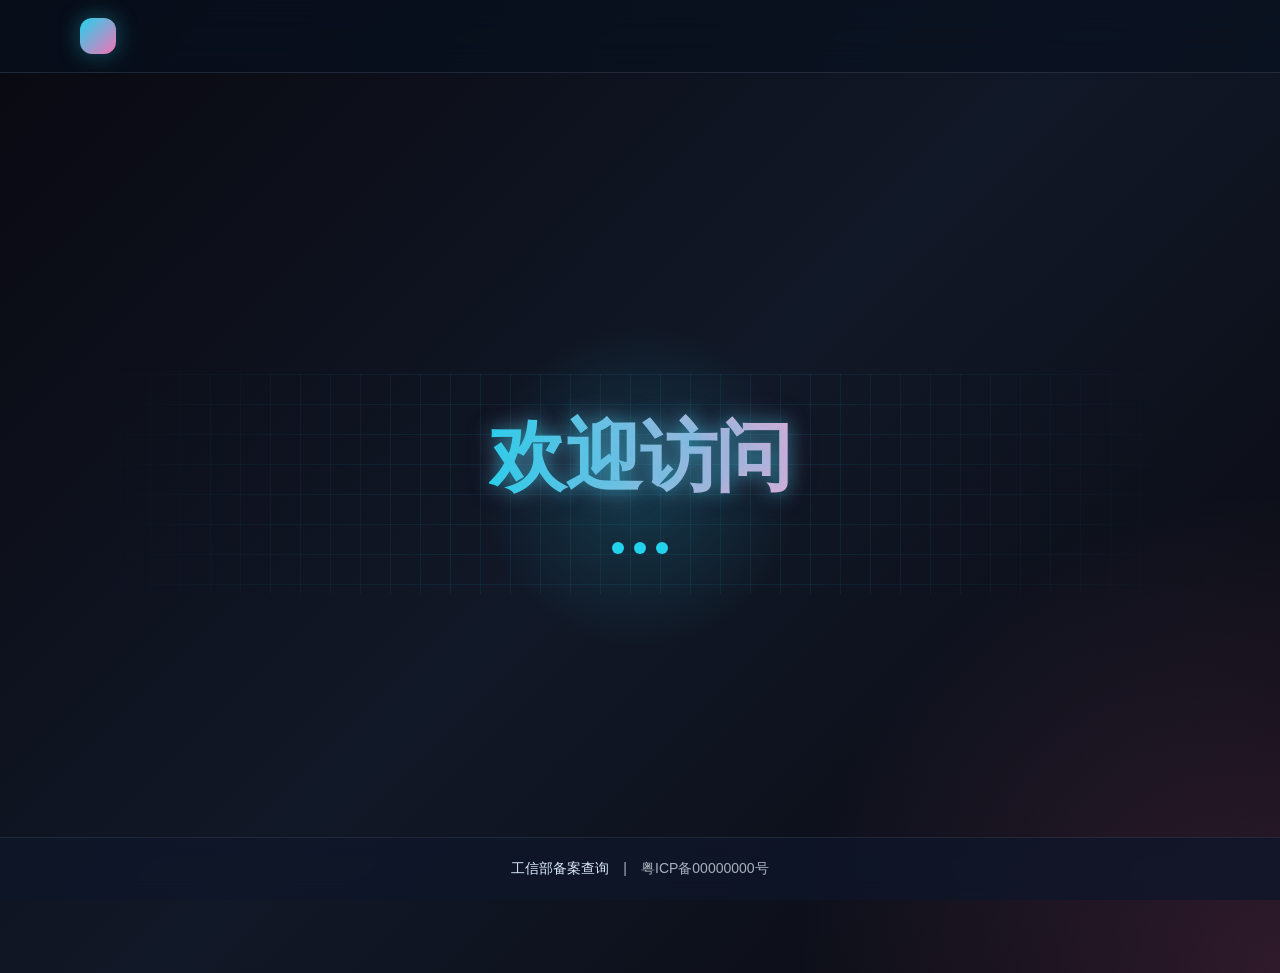
<file: templates/template-neon.html>
<!DOCTYPE html>
<html lang="zh-CN">
<head>
  <meta charset="UTF-8" />
  <meta name="viewport" content="width=device-width, initial-scale=1.0" />
  <title>欢迎访问</title>
  <meta name="description" content="一个简洁、稳定、可用于长期访问的品牌展示入口。" />
  <meta property="og:type" content="website" />
  <meta property="og:title" content="欢迎访问" />
  <meta property="og:description" content="一个简洁、稳定、可用于长期访问的品牌展示入口。" />
  <link rel="icon" href="data:image/svg+xml,%3Csvg xmlns='http://www.w3.org/2000/svg' viewBox='0 0 32 32'%3E%3Crect width='32' height='32' rx='9' fill='%2322d3ee'/%3E%3C/svg%3E" />
  <link rel="stylesheet" href="assets/site.css" />
  <style>
    :root {
      --bg-1: #090910;
      --bg-2: #111827;
      --bg-3: #09090f;
      --primary: #22d3ee;
      --secondary: #f472b6;
      --accent: #a3e635;
    }
    body {
      background:
        radial-gradient(circle at center, rgba(34, 211, 238, 0.18), transparent 20%),
        radial-gradient(circle at bottom right, rgba(244, 114, 182, 0.16), transparent 30%),
        linear-gradient(135deg, var(--bg-1), var(--bg-2), var(--bg-3));
    }
    .brand-mark { box-shadow: 0 0 22px rgba(34, 211, 238, 0.38); }

    .matrix {
      position: absolute; inset: 0; pointer-events: none;
      background-image:
        linear-gradient(rgba(34, 211, 238, 0.08) 1px, transparent 1px),
        linear-gradient(90deg, rgba(34, 211, 238, 0.08) 1px, transparent 1px);
      background-size: 30px 30px;
      -webkit-mask-image: radial-gradient(circle at center, #000 30%, transparent 90%);
      mask-image: radial-gradient(circle at center, #000 30%, transparent 90%);
    }

    .title {
      text-shadow: 0 0 18px rgba(34, 211, 238, 0.55), 0 0 30px rgba(244, 114, 182, 0.25);
      background: linear-gradient(90deg, var(--primary), #f9a8d4, var(--accent), var(--primary));
      background-size: 300% 100%;
      -webkit-background-clip: text; background-clip: text; color: transparent;
      animation: shine 6s linear infinite;
    }

    .feature-box {
      box-shadow: 0 0 0 1px rgba(34, 211, 238, 0.16), 0 22px 40px rgba(2, 6, 23, 0.45);
    }

    @media (max-width: 640px) {
      .matrix { background-size: 22px 22px; }
    }
  </style>
</head>
<body data-page="template">
  <header class="topbar">
    <div class="shell topbar-inner">
      <div class="brand">
        <span class="brand-mark" data-brand-mark aria-hidden="true"></span>
        <span data-brand-text hidden></span>
      </div>
    </div>
  </header>

  <main>
    <section class="panel">
      <div class="hero-inner shell">
        <div class="matrix" aria-hidden="true"></div>
        <h1 class="title" data-brand-title>欢迎访问</h1>
        <p class="sub" data-tagline hidden></p>
        <div class="dots-wrap" aria-hidden="true"><span></span><span></span><span></span></div>
      </div>
    </section>

    <section class="panel" data-link-panel hidden>
      <div class="feature-box">
        <h2><a class="feature-link" data-link rel="noopener">-</a></h2>
      </div>
    </section>
  </main>

  <div class="bottom-bar">
    <div class="bottom-inner shell">
      <a href="https://beian.miit.gov.cn/" target="_blank" rel="noopener">工信部备案查询</a>
      <span aria-hidden="true">|</span>
      <span data-icp>粤ICP备00000000号</span>
    </div>
  </div>

  <script src="assets/site.js" defer></script>
</body>
</html>
</file>
<file: templates/assets/site.css>
/* 公共结构与组件样式：index.html / solution.html / template-*.html 共用。
   各页面的调色板与独有效果写在各自 <style> 里，通过 :root 覆盖下面的变量。 */

:root {
  /* 结构性变量 */
  --topbar-h: 72px;
  --bottombar-h: 62px;
  --radius-lg: 26px;
  --radius-md: 18px;
  --radius-sm: 12px;
  --shell-max: 1120px;

  /* 默认调色板（页面可覆盖） */
  --bg-1: #07111f;
  --bg-2: #111827;
  --bg-3: #0f172a;
  --line: rgba(148, 163, 184, 0.18);
  --text: #edf6ff;
  --muted: #a7b7cf;
  --primary: #67e8f9;
  --secondary: #8b5cf6;
  --accent: #34d399;
}

* { box-sizing: border-box; margin: 0; padding: 0; }

html { scroll-behavior: smooth; }

body {
  min-height: 100vh;
  /* 移动端地址栏伸缩时 100vh 会大于可视高度，导致多出几像素滚动 */
  min-height: 100dvh;
  font-family: "Microsoft YaHei", "PingFang SC", sans-serif;
  background:
    radial-gradient(circle at top left, rgba(103, 232, 249, 0.16), transparent 22%),
    radial-gradient(circle at bottom right, rgba(139, 92, 246, 0.18), transparent 30%),
    linear-gradient(135deg, var(--bg-1), var(--bg-2), var(--bg-3));
  color: var(--text);
  line-height: 1.7;
}

a { color: inherit; text-decoration: none; }
img, svg { display: block; }

.shell { width: min(var(--shell-max), calc(100% - 28px)); margin: 0 auto; }

:focus-visible {
  outline: 2px solid var(--primary);
  outline-offset: 3px;
  border-radius: 6px;
}

/* ---------- 顶栏 ---------- */
.topbar {
  position: sticky; top: 0; z-index: 20;
  background: rgba(7, 17, 31, 0.62);
  border-bottom: 1px solid var(--line);
  -webkit-backdrop-filter: blur(16px);
  backdrop-filter: blur(16px);
}
.topbar-inner {
  min-height: var(--topbar-h);
  display: flex; align-items: center; justify-content: space-between; gap: 18px;
}
.brand { display: inline-flex; align-items: center; gap: 10px; font-weight: 700; letter-spacing: 0.06em; }
.brand-mark {
  width: 36px; height: 36px; border-radius: var(--radius-sm);
  display: grid; place-items: center; flex-shrink: 0;
  font-size: 16px; font-weight: 700; color: #06121d;
  background: linear-gradient(135deg, var(--primary), var(--secondary));
}
.brand-mark:empty { color: transparent; }
.nav { display: flex; align-items: center; gap: 18px; color: var(--muted); font-size: 14px; }
.nav a:hover { color: var(--text); }
.icon-links { display: inline-flex; align-items: center; gap: 12px; }
.icon-button {
  width: 38px; height: 38px; border-radius: var(--radius-sm);
  display: grid; place-items: center;
  background: rgba(148, 163, 184, 0.08);
  border: 1px solid var(--line);
  transition: transform 0.2s ease, border-color 0.2s ease;
}
.icon-button:hover { transform: translateY(-2px); border-color: rgba(103, 232, 249, 0.5); }
.icon-button svg { width: 18px; height: 18px; fill: currentColor; }

/* ---------- 通用标题与按钮 ---------- */
.badge, .eyebrow {
  display: inline-flex; align-items: center; gap: 8px;
  padding: 8px 14px; margin-bottom: 18px;
  border-radius: 999px; font-size: 12px; letter-spacing: 0.08em;
  background: rgba(103, 232, 249, 0.08);
  border: 1px solid rgba(103, 232, 249, 0.18);
  color: var(--primary);
}
.badge::before, .eyebrow::before {
  content: ""; width: 8px; height: 8px; border-radius: 50%;
  background: var(--accent); box-shadow: 0 0 12px rgba(52, 211, 153, 0.75);
}

/* 中文标题不要用西文字距，避免笔画粘连 */
h1 { font-size: clamp(2.4rem, 5vw, 4.6rem); line-height: 1.1; letter-spacing: -0.02em; margin-bottom: 18px; }
h2 { font-size: clamp(1.8rem, 3vw, 2.6rem); letter-spacing: -0.02em; }
h3 { font-size: 1.2rem; }

.gradient {
  display: inline-block;
  background: linear-gradient(90deg, var(--primary), var(--secondary), #f59e0b, var(--primary));
  background-size: 300% 100%;
  -webkit-background-clip: text; background-clip: text; color: transparent;
  animation: shine 6s linear infinite;
}
@keyframes shine { 0% { background-position: 0% 50%; } 100% { background-position: 300% 50%; } }

.lead { color: var(--muted); font-size: 1.06rem; max-width: 620px; }

.cta-row { display: flex; flex-wrap: wrap; gap: 14px; margin-top: 24px; }
.button {
  display: inline-flex; align-items: center; justify-content: center;
  padding: 12px 22px; border-radius: 999px; font-weight: 600;
  border: 1px solid rgba(255, 255, 255, 0.08);
  background: rgba(103, 232, 249, 0.08); color: var(--text);
  transition: transform 0.2s ease, box-shadow 0.2s ease, border-color 0.2s ease;
}
.button:hover { transform: translateY(-2px); box-shadow: 0 20px 38px rgba(103, 232, 249, 0.12); }
.button.secondary { background: rgba(15, 23, 42, 0.4); }

.card {
  background: rgba(15, 23, 42, 0.72);
  border: 1px solid var(--line);
  border-radius: var(--radius-lg);
  box-shadow: 0 26px 50px rgba(2, 6, 23, 0.45);
  padding: 22px;
}

/* ---------- 段落与卡片网格 ---------- */
.hero { padding: 68px 0 10px; }
.section { padding: 36px 0; }
.section-head { margin-bottom: 16px; }
.section-head h2 { margin-bottom: 8px; }
.section-head p { color: var(--muted); }

.info-grid, .steps-grid { display: grid; gap: 20px; margin-top: 26px; }
.info-grid { grid-template-columns: repeat(3, minmax(0, 1fr)); }
.steps-grid { grid-template-columns: repeat(2, minmax(0, 1fr)); }

.info-box, .step-box {
  background: rgba(15, 23, 42, 0.7);
  border: 1px solid var(--line);
  border-radius: 22px;
  padding: 22px 18px;
}
.info-box h3, .step-box h3 { margin-bottom: 8px; }
.info-box p, .step-box p, .step-box li { color: var(--muted); }
.info-box .icon {
  width: 48px; height: 48px; margin-bottom: 14px;
  border-radius: 14px; display: grid; place-items: center; font-size: 22px;
  background: linear-gradient(135deg, rgba(103, 232, 249, 0.18), rgba(139, 92, 246, 0.16));
  border: 1px solid rgba(103, 232, 249, 0.2);
}

.step-box ul { margin-top: 12px; padding-left: 18px; display: grid; gap: 8px; }
.step-box li { color: var(--muted); }
.step-box code {
  font-family: "SFMono-Regular", Consolas, monospace;
  font-size: 0.9rem; color: #dbeafe; word-break: break-all;
}

/* ---------- 链接生成器 ---------- */
.generator-box {
  margin-top: 20px; padding: 18px;
  background: rgba(2, 6, 23, 0.5);
  border: 1px solid var(--line);
  border-radius: var(--radius-md);
}
.generator-head {
  display: flex; align-items: center; justify-content: space-between; gap: 12px; flex-wrap: wrap;
  margin-bottom: 16px;
}
.generator-head strong { font-size: 1.05rem; }
.pill {
  display: inline-flex; align-items: center; gap: 8px;
  padding: 8px 12px; border-radius: 999px; font-size: 12px;
  background: rgba(103, 232, 249, 0.08);
  border: 1px solid rgba(103, 232, 249, 0.2);
  color: var(--primary);
}
.field-grid { display: grid; grid-template-columns: repeat(2, minmax(0, 1fr)); gap: 12px; margin-bottom: 16px; }
.field { display: grid; gap: 6px; }
.field label { font-size: 13px; color: var(--muted); }
.field input {
  width: 100%; min-width: 0;
  padding: 12px 14px; font-size: 15px; font-family: inherit;
  color: var(--text); outline: none;
  background: rgba(15, 23, 42, 0.8);
  border: 1px solid rgba(148, 163, 184, 0.22);
  border-radius: var(--radius-sm);
}
.field input:focus { border-color: rgba(103, 232, 249, 0.7); box-shadow: 0 0 0 3px rgba(103, 232, 249, 0.12); }
.field input[aria-invalid="true"] { border-color: rgba(248, 113, 113, 0.7); }
.hint { font-size: 12px; color: var(--muted); }
.hint[data-tone="warn"] { color: #fbbf24; }
.field-optional { color: rgba(167, 183, 207, 0.72); font-size: 12px; }

.generator-actions { display: flex; flex-wrap: wrap; align-items: center; gap: 12px; margin-bottom: 16px; }
.copy-status { font-size: 12px; color: var(--accent); min-height: 1em; }

/* ---------- 一行一模板：模板标识 + 完整链接 + 预览/复制 ---------- */
.template-list { display: grid; gap: 12px; }
.template-item {
  padding: 14px 16px;
  border-radius: var(--radius-md);
  background: rgba(15, 23, 42, 0.7);
  border: 1px solid var(--line);
}
.template-head { display: flex; align-items: center; gap: 12px; flex-wrap: wrap; }
.swatch {
  width: 42px; height: 42px; flex-shrink: 0;
  border-radius: var(--radius-sm);
  display: grid; place-items: center; font-size: 19px;
  border: 1px solid rgba(255, 255, 255, 0.08);
}
.swatch-aurora { background: linear-gradient(135deg, rgba(103, 232, 249, 0.26), rgba(59, 130, 246, 0.12)); }
.swatch-neon { background: linear-gradient(135deg, rgba(168, 85, 247, 0.26), rgba(244, 114, 182, 0.12)); }
.swatch-glass { background: linear-gradient(135deg, rgba(52, 211, 153, 0.22), rgba(251, 191, 36, 0.12)); }
.template-meta { flex: 1; min-width: 180px; display: grid; gap: 2px; }
.template-meta span { color: var(--muted); font-size: 13px; }
.template-actions { display: inline-flex; gap: 8px; flex-wrap: wrap; }
.template-item code {
  display: block; margin-top: 12px; padding-top: 12px;
  border-top: 1px solid rgba(148, 163, 184, 0.12);
  font-family: "SFMono-Regular", Consolas, monospace;
  font-size: 13px; color: #dbeafe; word-break: break-all;
}

.copy-btn {
  appearance: none; cursor: pointer; font-family: inherit;
  padding: 8px 12px; font-size: 12px; font-weight: 600;
  color: var(--primary);
  background: rgba(103, 232, 249, 0.08);
  border: 1px solid rgba(103, 232, 249, 0.28);
  border-radius: 10px;
  transition: transform 0.2s ease, border-color 0.2s ease;
}
a.copy-btn { display: inline-flex; align-items: center; justify-content: center; text-decoration: none; }
.copy-btn:hover { transform: translateY(-1px); border-color: rgba(103, 232, 249, 0.6); }

.note {
  margin-top: 18px; padding: 18px 20px;
  border-radius: var(--radius-md);
  border: 1px solid rgba(251, 191, 36, 0.2);
  background: rgba(251, 191, 36, 0.08);
  color: #f7e5a1;
}

/* ---------- 访问者模板页 ---------- */
.panel {
  min-height: 100vh;
  min-height: 100dvh;
  display: grid; place-items: center;
  position: relative;
  padding-bottom: calc(var(--bottombar-h) + 16px);
}
.hero-inner {
  position: relative; width: 100%;
  display: flex; flex-direction: column; align-items: center; justify-content: center;
  text-align: center; padding: 40px 0;
}
.title {
  position: relative; z-index: 1;
  font-size: clamp(2.6rem, 6vw, 5.4rem); line-height: 1.1; letter-spacing: -0.02em;
  margin-bottom: 18px;
}
.sub { position: relative; z-index: 1; max-width: 620px; color: var(--muted); font-size: 1.06rem; }
.sub:empty { display: none; }

.dots-wrap { position: relative; z-index: 1; display: inline-flex; gap: 10px; margin-top: 26px; }
.dots-wrap span {
  width: 12px; height: 12px; border-radius: 50%;
  background: var(--primary);
  animation: dotBounce 1.2s infinite ease-in-out;
}
.dots-wrap span:nth-child(2) { animation-delay: 0.2s; }
.dots-wrap span:nth-child(3) { animation-delay: 0.4s; }
@keyframes dotBounce {
  0%, 100% { transform: translateY(0); opacity: 0.5; }
  50% { transform: translateY(-12px); opacity: 1; }
}

.feature-box {
  width: min(840px, calc(100% - 28px));
  padding: 28px 24px; text-align: center;
  background: rgba(15, 23, 42, 0.72);
  border: 1px solid var(--line);
  border-radius: var(--radius-lg);
  box-shadow: 0 22px 42px rgba(2, 6, 23, 0.35);
}
.feature-box h2 { margin: 0; font-size: clamp(1.6rem, 4vw, 2.6rem); }
.feature-link { word-break: break-all; color: var(--primary); }
.feature-link:hover { color: var(--text); }

[hidden] { display: none !important; }

/* 只有多面板页面才启用吸附，单面板页面保持普通滚动 */
html.is-multi {
  scroll-snap-type: y proximity;
  scroll-padding-top: calc(var(--topbar-h) + 8px);
}
html.is-multi .panel { scroll-snap-align: start; }

/* ---------- 底部备案栏 ---------- */
.bottom-bar {
  position: fixed; left: 0; right: 0; bottom: 0; z-index: 25;
  background: rgba(15, 23, 42, 0.78);
  border-top: 1px solid rgba(255, 255, 255, 0.08);
  -webkit-backdrop-filter: blur(10px);
  backdrop-filter: blur(10px);
}
.bottom-inner {
  min-height: var(--bottombar-h);
  display: flex; align-items: center; justify-content: center; gap: 14px;
  padding: 0 12px; text-align: center;
  font-size: 14px; color: rgba(203, 213, 225, 0.82);
}
.bottom-inner a { color: #dbeafe; }
.bottom-inner a:hover { color: var(--primary); }
.footer-space { height: calc(var(--bottombar-h) + 20px); }

/* ---------- 响应式 ---------- */
@media (max-width: 960px) {
  .info-grid, .steps-grid, .field-grid { grid-template-columns: 1fr; }
  .topbar-inner { flex-wrap: wrap; justify-content: center; padding: 12px 0; }
}
@media (max-width: 640px) {
  .nav { width: 100%; justify-content: center; flex-wrap: wrap; gap: 12px; }
  .icon-links { width: 100%; justify-content: center; }
  .generator-head, .generator-actions { justify-content: flex-start; }
}

@media (prefers-reduced-motion: reduce) {
  html { scroll-behavior: auto; }
  *, *::before, *::after {
    animation-duration: 0.001ms !important;
    animation-iteration-count: 1 !important;
    transition-duration: 0.001ms !important;
  }
}
</file>
